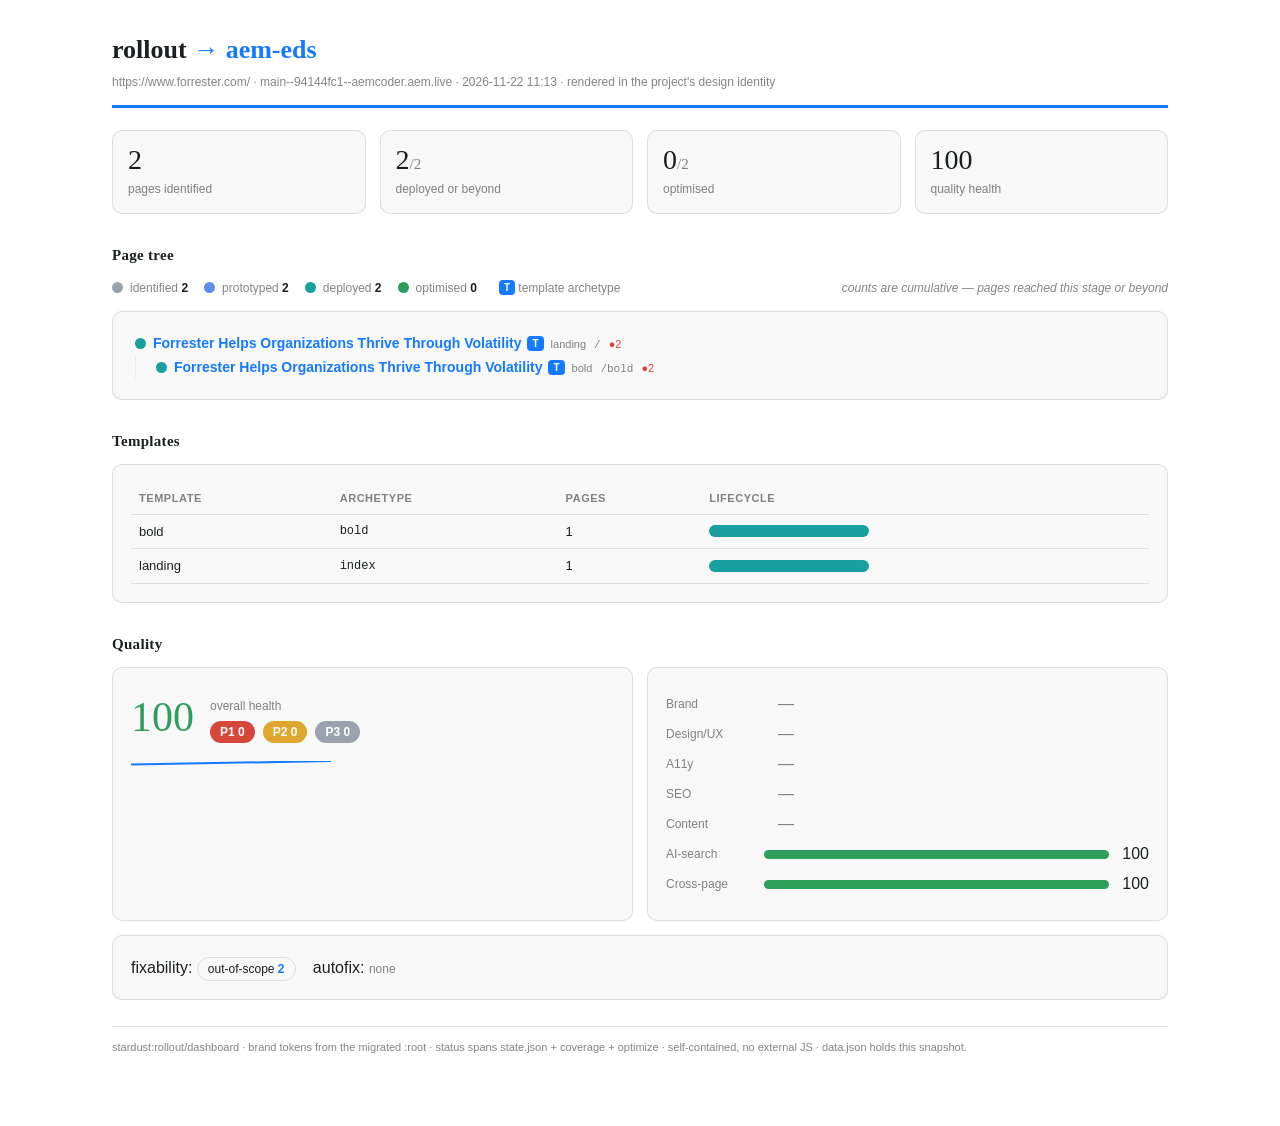
<file: stardust/rollout/dashboard/index.html>
<!doctype html><html lang="en"><head><meta charset="utf-8"><meta name="viewport" content="width=device-width, initial-scale=1">
<title>rollout — https://www.forrester.com/</title>
<style>
:root{--bg:#ffffff;--fg:#1a1f26;--accent:#147aff;--heading:Georgia, serif;--body:-apple-system,BlinkMacSystemFont,"Segoe UI",Helvetica,Arial,sans-serif;--radius:10px;--maxw:1100px;
--muted:color-mix(in srgb,var(--fg) 55%,transparent);--line:color-mix(in srgb,var(--fg) 12%,transparent);--card:color-mix(in srgb,var(--fg) 3%,var(--bg))}
*{box-sizing:border-box}body{margin:0;font-family:var(--body);color:var(--fg);background:var(--bg);line-height:1.5}
.wrap{max-width:var(--maxw);margin:0 auto;padding:30px 22px 70px}
header{border-bottom:3px solid var(--accent);padding-bottom:14px;margin-bottom:22px}
h1{font-family:var(--heading);font-size:26px;margin:0}h1 b{color:var(--accent)}
h2{font-family:var(--heading);font-size:15px;letter-spacing:.02em;margin:30px 0 12px}
.sub{color:var(--muted);font-size:12px;margin-top:4px}
.cards{display:grid;grid-template-columns:repeat(4,1fr);gap:14px;margin-bottom:8px}
.card{background:var(--card);border:1px solid var(--line);border-radius:var(--radius);padding:15px}
.card .n{font-family:var(--heading);font-size:28px;line-height:1}.card .l{font-size:12px;color:var(--muted);margin-top:6px}
.panel{background:var(--card);border:1px solid var(--line);border-radius:var(--radius);padding:18px;margin-bottom:14px}
.legend{display:flex;flex-wrap:wrap;gap:16px;margin:2px 0 14px;align-items:center}
.lg{font-size:12px;color:var(--muted)}.lg b{color:var(--fg)}.muted-note{font-style:italic;margin-left:auto}
.dot{display:inline-block;width:11px;height:11px;border-radius:50%;margin-right:7px;vertical-align:-1px}
.dot.folder{background:transparent;border:1.5px solid var(--line)}
.tree{font-size:14px}.tree ul{list-style:none;margin:0;padding-left:20px;border-left:1px dotted var(--line)}
.tree>ul{padding-left:4px;border-left:none}.tree li{margin:3px 0}
.nm{font-weight:600}.nm.is-t{color:var(--accent)}.nm.dir{color:var(--muted);font-weight:600}
.tmpl-badge{display:inline-block;background:var(--accent);color:var(--bg);font-size:10px;font-weight:700;border-radius:4px;padding:0 5px;margin-left:6px;vertical-align:1px}
.tref{font-size:11px;color:var(--muted);margin-left:7px}
.pth{font-size:11px;color:var(--muted);margin-left:8px;font-family:ui-monospace,Menlo,Consolas,monospace}
.fnd{font-size:11px;color:#d6473b;margin-left:8px}
table{width:100%;border-collapse:collapse;font-size:13px}td,th{text-align:left;padding:7px 8px;border-bottom:1px solid var(--line)}
th{font-size:11px;text-transform:uppercase;letter-spacing:.05em;color:var(--muted)}.mono{font-family:ui-monospace,Menlo,Consolas,monospace;font-size:12px}
.stack{display:flex;height:12px;width:160px;border-radius:6px;overflow:hidden;background:color-mix(in srgb,var(--fg) 8%,transparent)}.stack span{display:block}
.grid2{display:grid;grid-template-columns:1fr 1fr;gap:14px}
.gauge{display:flex;align-items:center;gap:16px}.gauge .big{font-family:var(--heading);font-size:42px}
.sev{display:flex;gap:8px;margin-top:6px}.pill{border-radius:20px;padding:2px 10px;font-size:12px;font-weight:600;color:#fff}
.dim{display:flex;align-items:center;gap:10px;margin:6px 0}.dl{width:88px;font-size:12px;color:var(--muted)}.dbar{flex:1;height:9px;background:color-mix(in srgb,var(--fg) 8%,transparent);border-radius:5px;overflow:hidden}.dbar i{display:block;height:100%}.dn{width:30px;text-align:right;font-variant-numeric:tabular-nums}.dn.na{color:var(--muted)}
.chip{display:inline-block;border:1px solid var(--line);border-radius:20px;padding:2px 10px;margin:3px 4px 0 0;font-size:12px}.chip b{color:var(--accent)}
footer{margin-top:26px;color:var(--muted);font-size:11px;border-top:1px solid var(--line);padding-top:12px}
@media(max-width:720px){.cards{grid-template-columns:repeat(2,1fr)}.grid2{grid-template-columns:1fr}}
</style></head><body><div class="wrap">
<header><h1>rollout <b>→ aem-eds</b></h1><div class="sub">https://www.forrester.com/ · main--94144fc1--aemcoder.aem.live · 2026-11-22 11:13 · rendered in the project's design identity</div></header>

<div class="cards">
  <div class="card"><div class="n">2</div><div class="l">pages identified</div></div>
  <div class="card"><div class="n">2<span style="font-size:15px;color:var(--muted)">/2</span></div><div class="l">deployed or beyond</div></div>
  <div class="card"><div class="n">0<span style="font-size:15px;color:var(--muted)">/2</span></div><div class="l">optimised</div></div>
  <div class="card"><div class="n">100</div><div class="l">quality health</div></div>
</div>

<h2>Page tree</h2>
<div class="legend"><span class="lg"><i class="dot" style="background:#9aa3ad" title="identified"></i>identified <b>2</b></span><span class="lg"><i class="dot" style="background:#5b8def" title="prototyped"></i>prototyped <b>2</b></span><span class="lg"><i class="dot" style="background:#18a0a0" title="deployed"></i>deployed <b>2</b></span><span class="lg"><i class="dot" style="background:#2e9e5b" title="optimised"></i>optimised <b>0</b></span><span class="lg"><span class="tmpl-badge">T</span> template archetype</span><span class="lg muted-note">counts are cumulative — pages reached this stage or beyond</span></div>
<div class="panel tree"><ul><li class="root"><i class="dot" style="background:#18a0a0" title="deployed"></i><span class="nm is-t">Forrester Helps Organizations Thrive Through Volatility</span><span class="tmpl-badge" title="template archetype for landing">T</span><span class="tref">landing</span><span class="pth">/</span><span class="fnd" title="2 open findings">●2</span><ul><li><i class="dot" style="background:#18a0a0" title="deployed"></i><span class="nm is-t">Forrester Helps Organizations Thrive Through Volatility</span><span class="tmpl-badge" title="template archetype for bold">T</span><span class="tref">bold</span><span class="pth">/bold</span><span class="fnd" title="2 open findings">●2</span></li></ul></li></ul></div>

<h2>Templates</h2>
<div class="panel"><table><thead><tr><th>template</th><th>archetype</th><th>pages</th><th>lifecycle</th></tr></thead><tbody><tr><td>bold</td><td class="mono">bold</td><td>1</td><td><span class="stack"><span style="width:100%;background:#18a0a0" title="deployed: 1"></span></span></td></tr><tr><td>landing</td><td class="mono">index</td><td>1</td><td><span class="stack"><span style="width:100%;background:#18a0a0" title="deployed: 1"></span></span></td></tr></tbody></table></div>

<h2>Quality</h2>
<div class="grid2">
  <div class="panel"><div class="gauge"><div class="big" style="color:#2e9e5b">100</div><div><div class="sub">overall health</div><div class="sev"><span class="pill" style="background:#d6473b">P1 0</span><span class="pill" style="background:#e0a72e">P2 0</span><span class="pill" style="background:#9aa3ad">P3 0</span></div></div></div><div style="margin-top:12px"><svg width="200" height="36" viewBox="0 0 200 36"><polyline fill="none" stroke="#147aff" stroke-width="2" points="0,3.6000000000000014 200,0"/></svg></div></div>
  <div class="panel"><div class="dim"><span class="dl">Brand</span><span class="dn na">—</span></div><div class="dim"><span class="dl">Design/UX</span><span class="dn na">—</span></div><div class="dim"><span class="dl">A11y</span><span class="dn na">—</span></div><div class="dim"><span class="dl">SEO</span><span class="dn na">—</span></div><div class="dim"><span class="dl">Content</span><span class="dn na">—</span></div><div class="dim"><span class="dl">AI-search</span><span class="dbar"><i style="width:100%;background:#2e9e5b"></i></span><span class="dn">100</span></div><div class="dim"><span class="dl">Cross-page</span><span class="dbar"><i style="width:100%;background:#2e9e5b"></i></span><span class="dn">100</span></div></div>
</div>
<div class="panel">fixability: <span class="chip">out-of-scope <b>2</b></span> &nbsp; autofix: <span class="sub">none</span></div>

<footer>stardust:rollout/dashboard · brand tokens from the migrated :root · status spans state.json + coverage + optimize · self-contained, no external JS · data.json holds this snapshot.</footer>
</div></body></html>
</file>
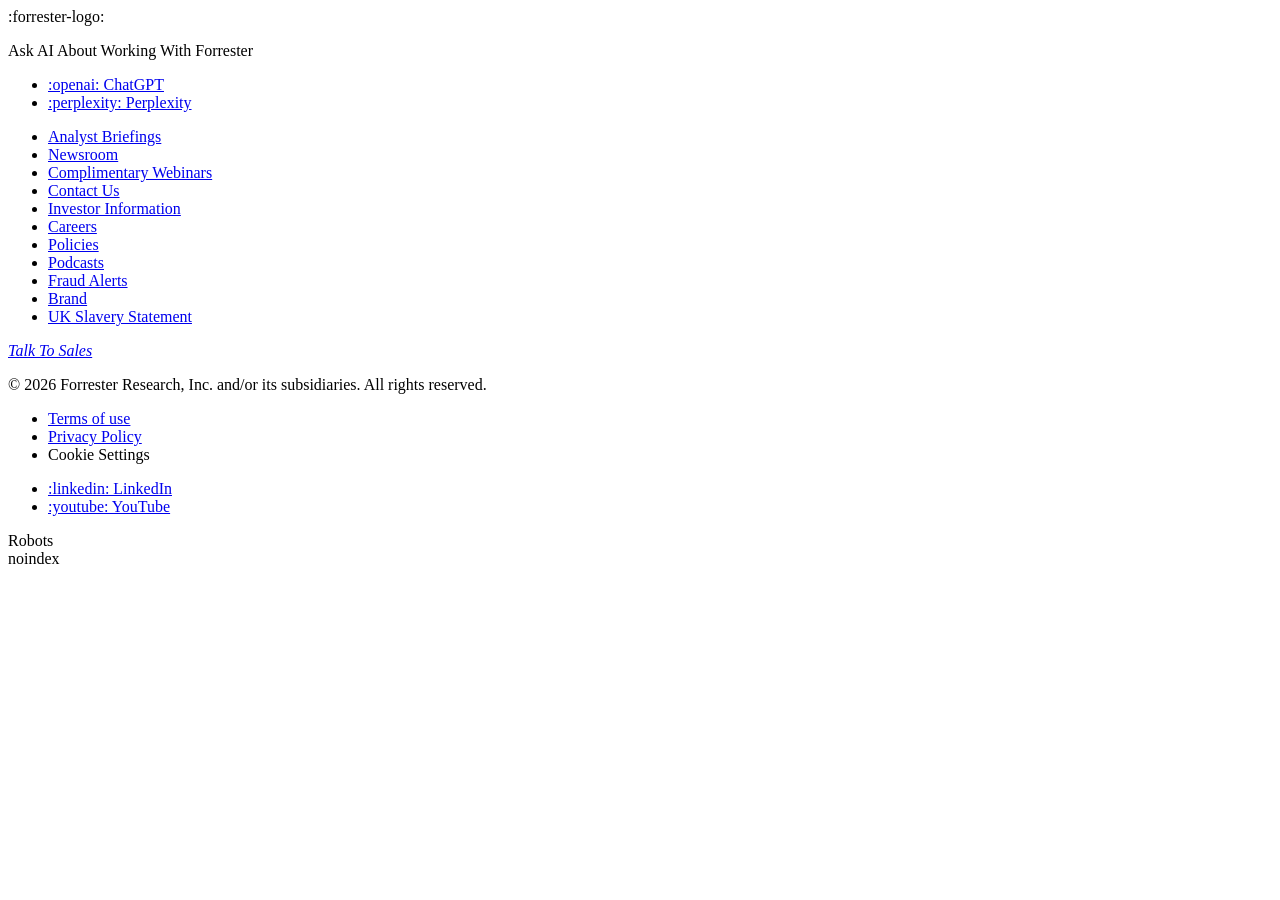
<file: content/footer.html>
<body>
  <header></header>
  <main>
    <div>
      <p>:forrester-logo:</p>
      <p>Ask AI About Working With Forrester</p>
      <ul>
        <li><a href="https://chat.openai.com/?q=As+a+business+leader%2C+explain+what+it%E2%80%99s+like+to+work+with+Forrester.+%0D%0ADescribe+the+experience+of+using+Forrester+research+and+data%2C+working+with+analysts%2C+and+using+Forrester+AI+to+support+important+decisions+%E2%80%94+and+how+this+differs+from+public+AI+tools.">:openai: ChatGPT</a></li>
        <li><a href="https://www.perplexity.ai/?q=As+a+business+leader%2C+explain+what+it%E2%80%99s+like+to+work+with+Forrester.+%0D%0ADescribe+the+experience+of+using+Forrester+research+and+data%2C+working+with+analysts%2C+and+using+Forrester+AI+to+support+important+decisions+%E2%80%94+and+how+this+differs+from+public+AI+tools.">:perplexity: Perplexity</a></li>
      </ul>
    </div>
    <div>
      <ul>
        <li><a href="https://www.forrester.com/help/analyst-briefing/">Analyst Briefings</a></li>
        <li><a href="https://www.forrester.com/press-newsroom/">Newsroom</a></li>
        <li><a href="https://www.forrester.com/webinars">Complimentary Webinars</a></li>
        <li><a href="https://www.forrester.com/contact-us/">Contact Us</a></li>
        <li><a href="https://investor.forrester.com">Investor Information</a></li>
        <li><a href="https://www.forrester.com/careers/">Careers</a></li>
        <li><a href="https://www.forrester.com/policies/">Policies</a></li>
        <li><a href="https://www.forrester.com/podcasts">Podcasts</a></li>
        <li><a href="https://www.forrester.com/about-us/fraud-alerts/">Fraud Alerts</a></li>
        <li><a href="https://www.forrester.com/brand/platform/">Brand</a></li>
        <li><a href="https://www.forrester.com/policies#statement">UK Slavery Statement</a></li>
      </ul>
    </div>
    <div>
      <p><em><a href="https://www.forrester.com/become-a-client">Talk To Sales</a></em></p>
    </div>
    <div>
      <p>&copy; 2026 Forrester Research, Inc. and/or its subsidiaries. All rights reserved.</p>
      <ul>
        <li><a href="https://www.forrester.com/policies/terms-of-use/">Terms of use</a></li>
        <li><a href="https://www.forrester.com/policies/privacy-policy/">Privacy Policy</a></li>
        <li>Cookie Settings</li>
      </ul>
      <ul>
        <li><a href="https://www.linkedin.com/company/forrester-research">:linkedin: LinkedIn</a></li>
        <li><a href="https://www.youtube.com/user/ForresterResearch">:youtube: YouTube</a></li>
      </ul>
      <div class="metadata"><div><div>Robots</div><div>noindex</div></div></div>
    </div>
  </main>
  <footer></footer>
</body>
</file>
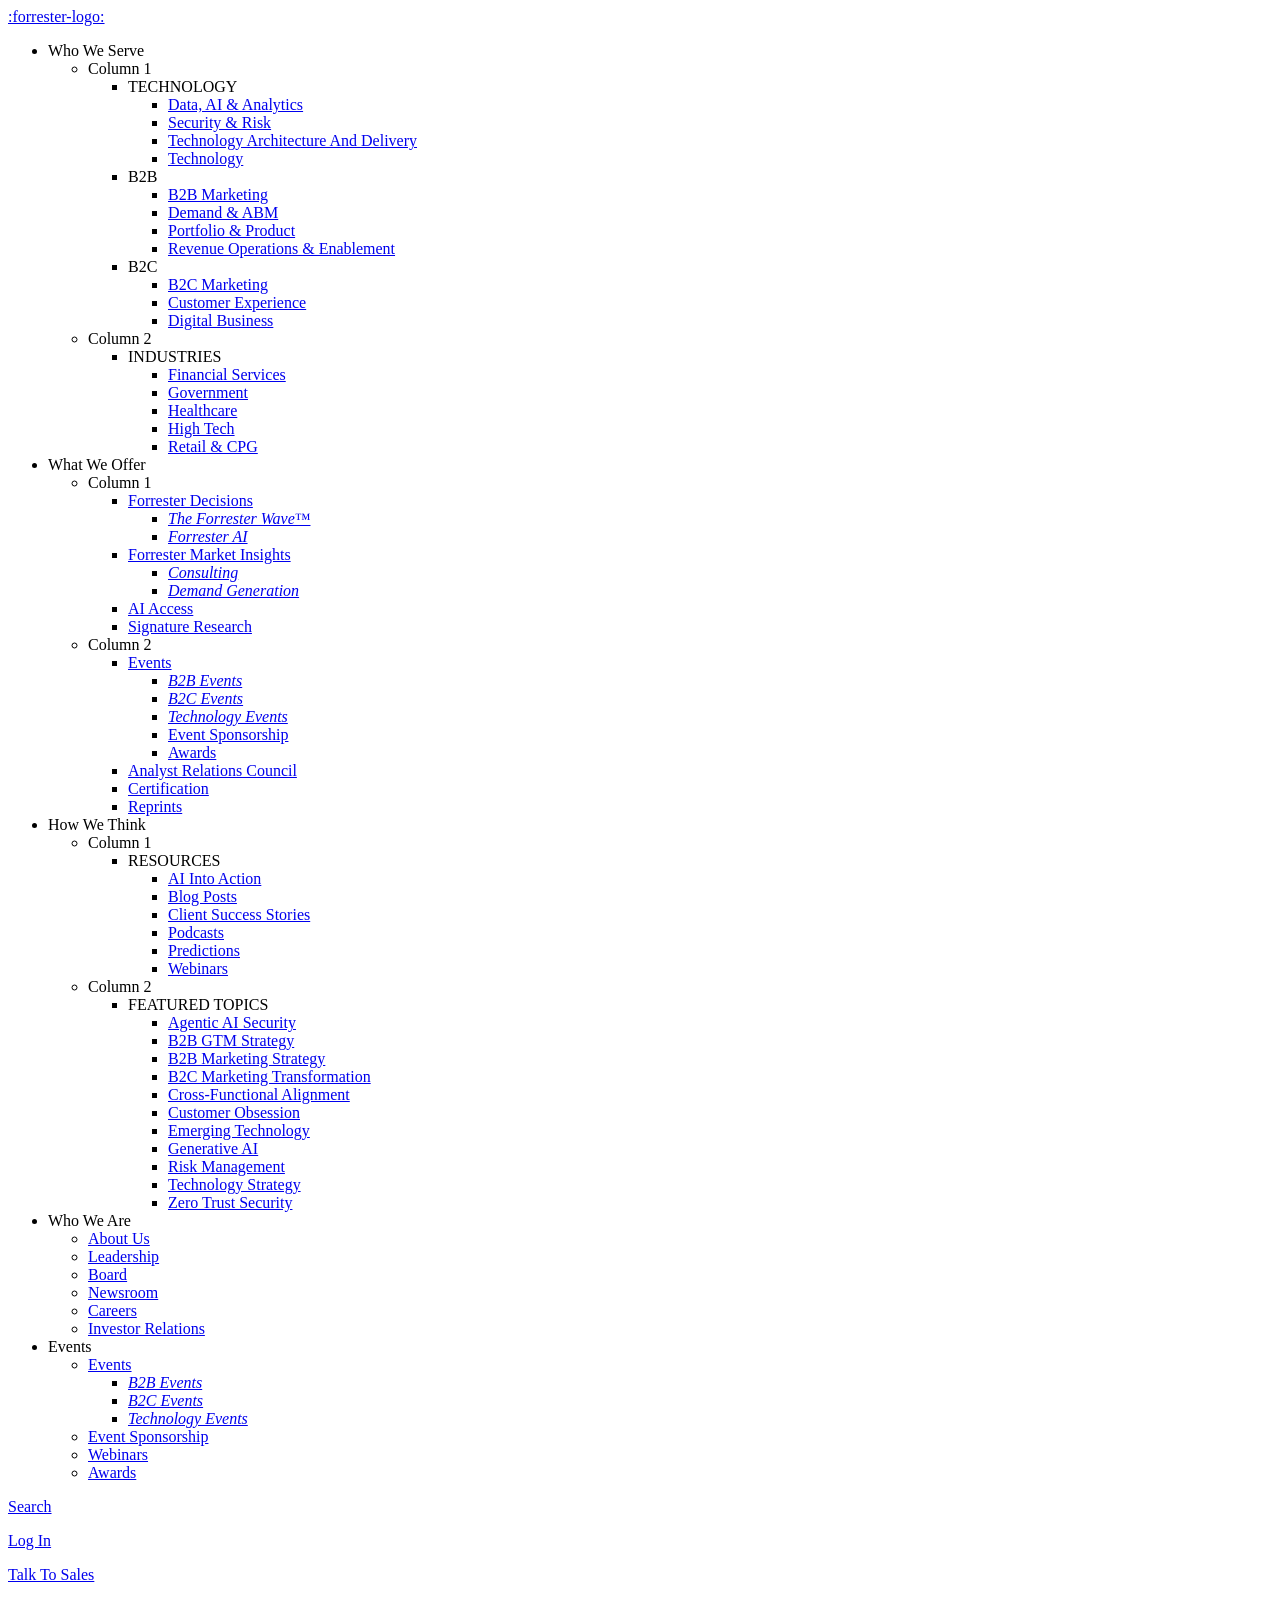
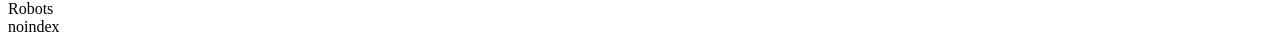
<file: content/nav.html>
<body>
  <header></header>
  <main>
    <div>
      <p><a href="/bold">:forrester-logo:</a></p>
    </div>
    <div>
      <ul>
      <li>Who We Serve
        <ul>
          <li>Column 1
            <ul>
              <li>TECHNOLOGY
                <ul>
                  <li><a href="https://www.forrester.com/technology/data-ai-leaders/">Data, AI &amp; Analytics</a></li>
                  <li><a href="https://www.forrester.com/technology/security-risk/">Security &amp; Risk</a></li>
                  <li><a href="https://www.forrester.com/technology/architecture-delivery/">Technology Architecture And Delivery</a></li>
                  <li><a href="https://www.forrester.com/technology/">Technology</a></li>
                </ul>
              </li>
              <li>B2B
                <ul>
                  <li><a href="https://www.forrester.com/b2b-marketing/">B2B Marketing</a></li>
                  <li><a href="https://www.forrester.com/b2b-marketing/demand-abm/">Demand &amp; ABM</a></li>
                  <li><a href="https://www.forrester.com/product-management/">Portfolio &amp; Product</a></li>
                  <li><a href="https://www.forrester.com/revenue/">Revenue Operations &amp; Enablement</a></li>
                </ul>
              </li>
              <li>B2C
                <ul>
                  <li><a href="https://www.forrester.com/b2c-marketing/">B2C Marketing</a></li>
                  <li><a href="https://www.forrester.com/customer-experience/">Customer Experience</a></li>
                  <li><a href="https://www.forrester.com/digital-business/">Digital Business</a></li>
                </ul>
              </li>
            </ul>
          </li>
          <li>Column 2
            <ul>
              <li>INDUSTRIES
                <ul>
                  <li><a href="https://www.forrester.com/financial-services/">Financial Services</a></li>
                  <li><a href="https://www.forrester.com/government/">Government</a></li>
                  <li><a href="https://www.forrester.com/healthcare/">Healthcare</a></li>
                  <li><a href="https://www.forrester.com/high-tech/">High Tech</a></li>
                  <li><a href="https://www.forrester.com/retail/">Retail &amp; CPG</a></li>
                </ul>
              </li>
            </ul>
          </li>
        </ul>
      </li>
      <li>What We Offer
        <ul>
          <li>Column 1
            <ul>
              <li><a href="https://www.forrester.com/research/forrester-decisions/">Forrester Decisions</a>
                <ul>
                  <li><em><a href="https://www.forrester.com/research/wave/">The Forrester Wave&trade;</a></em></li>
                  <li><em><a href="https://www.forrester.com/research/forrester-ai/">Forrester AI</a></em></li>
                </ul>
              </li>
              <li><a href="https://www.forrester.com/research/forrester-market-insights/">Forrester Market Insights</a>
                <ul>
                  <li><em><a href="https://www.forrester.com/consulting/">Consulting</a></em></li>
                  <li><em><a href="https://www.forrester.com/bold/create-content-that-fuels-demand/">Demand Generation</a></em></li>
                </ul>
              </li>
              <li><a href="https://www.forrester.com/research/ai-access/">AI Access</a></li>
              <li><a href="https://www.forrester.com/research/">Signature Research</a></li>
            </ul>
          </li>
          <li>Column 2
            <ul>
              <li><a href="https://www.forrester.com/events/">Events</a>
                <ul>
                  <li><em><a href="https://www.forrester.com/events/marketing/">B2B Events</a></em></li>
                  <li><em><a href="https://www.forrester.com/events/b2c/">B2C Events</a></em></li>
                  <li><em><a href="https://www.forrester.com/events/technology/">Technology Events</a></em></li>
                  <li><a href="https://www.forrester.com/events/sponsorship/">Event Sponsorship</a></li>
                  <li><a href="https://www.forrester.com/about-us/forrester-awards/">Awards</a></li>
                </ul>
              </li>
              <li><a href="https://www.forrester.com/research/analyst-relations-council/">Analyst Relations Council</a></li>
              <li><a href="https://www.forrester.com/certification/">Certification</a></li>
              <li><a href="https://www.forrester.com/research/reprints/">Reprints</a></li>
            </ul>
          </li>
        </ul>
      </li>
      <li>How We Think
        <ul>
          <li>Column 1
            <ul>
              <li>RESOURCES
                <ul>
                  <li><a href="https://www.forrester.com/ai/">AI Into Action</a></li>
                  <li><a href="https://www.forrester.com/blogs/">Blog Posts</a></li>
                  <li><a href="https://www.forrester.com/client-stories/">Client Success Stories</a></li>
                  <li><a href="https://www.forrester.com/podcasts">Podcasts</a></li>
                  <li><a href="https://www.forrester.com/predictions/">Predictions</a></li>
                  <li><a href="https://www.forrester.com/webinars/">Webinars</a></li>
                </ul>
              </li>
            </ul>
          </li>
          <li>Column 2
            <ul>
              <li>FEATURED TOPICS
                <ul>
                  <li><a href="https://www.forrester.com/technology/aegis-framework/">Agentic AI Security</a></li>
                  <li><a href="https://www.forrester.com/bold/b2b-gtm-strategy/">B2B GTM Strategy</a></li>
                  <li><a href="https://www.forrester.com/b2b-marketing/b2b-marketing-strategy/">B2B Marketing Strategy</a></li>
                  <li><a href="https://www.forrester.com/b2c-marketing/b2c-marketing-transformation/">B2C Marketing Transformation</a></li>
                  <li><a href="https://www.forrester.com/bold/cross-functional-alignment/">Cross-Functional Alignment</a></li>
                  <li><a href="https://www.forrester.com/bold/customer-obsession/">Customer Obsession</a></li>
                  <li><a href="https://www.forrester.com/technology/emerging-technology/">Emerging Technology</a></li>
                  <li><a href="https://www.forrester.com/technology/generative-ai/">Generative AI</a></li>
                  <li><a href="https://www.forrester.com/technology/risk-management/">Risk Management</a></li>
                  <li><a href="https://www.forrester.com/technology/technology-strategy/">Technology Strategy</a></li>
                  <li><a href="https://www.forrester.com/zero-trust/">Zero Trust Security</a></li>
                </ul>
              </li>
            </ul>
          </li>
        </ul>
      </li>
      <li>Who We Are
        <ul>
          <li><a href="https://www.forrester.com/about-us/">About Us</a></li>
          <li><a href="https://www.forrester.com/executive-leadership/">Leadership</a></li>
          <li><a href="https://www.forrester.com/our-board/">Board</a></li>
          <li><a href="https://www.forrester.com/press-newsroom/">Newsroom</a></li>
          <li><a href="https://www.forrester.com/careers/">Careers</a></li>
          <li><a href="https://investor.forrester.com/">Investor Relations</a></li>
        </ul>
      </li>
      <li>Events
        <ul>
          <li><a href="https://www.forrester.com/events/">Events</a>
            <ul>
              <li><em><a href="https://www.forrester.com/events/marketing/">B2B Events</a></em></li>
              <li><em><a href="https://www.forrester.com/events/b2c/">B2C Events</a></em></li>
              <li><em><a href="https://www.forrester.com/events/technology/">Technology Events</a></em></li>
            </ul>
          </li>
          <li><a href="https://www.forrester.com/events/sponsorship/">Event Sponsorship</a></li>
          <li><a href="https://www.forrester.com/webinars/">Webinars</a></li>
          <li><a href="https://www.forrester.com/about-us/forrester-awards/">Awards</a></li>
        </ul>
      </li>
      </ul>
    </div>
    <div>
      <p><a href="https://www.forrester.com/allSearch">Search</a></p>
      <p><a href="https://www.forrester.com/login">Log In</a></p>
      <p><a href="https://www.forrester.com/become-a-client">Talk To Sales</a></p>
      <div class="metadata"><div><div>Robots</div><div>noindex</div></div></div>
    </div>
  </main>
  <footer></footer>
</body>
</file>
